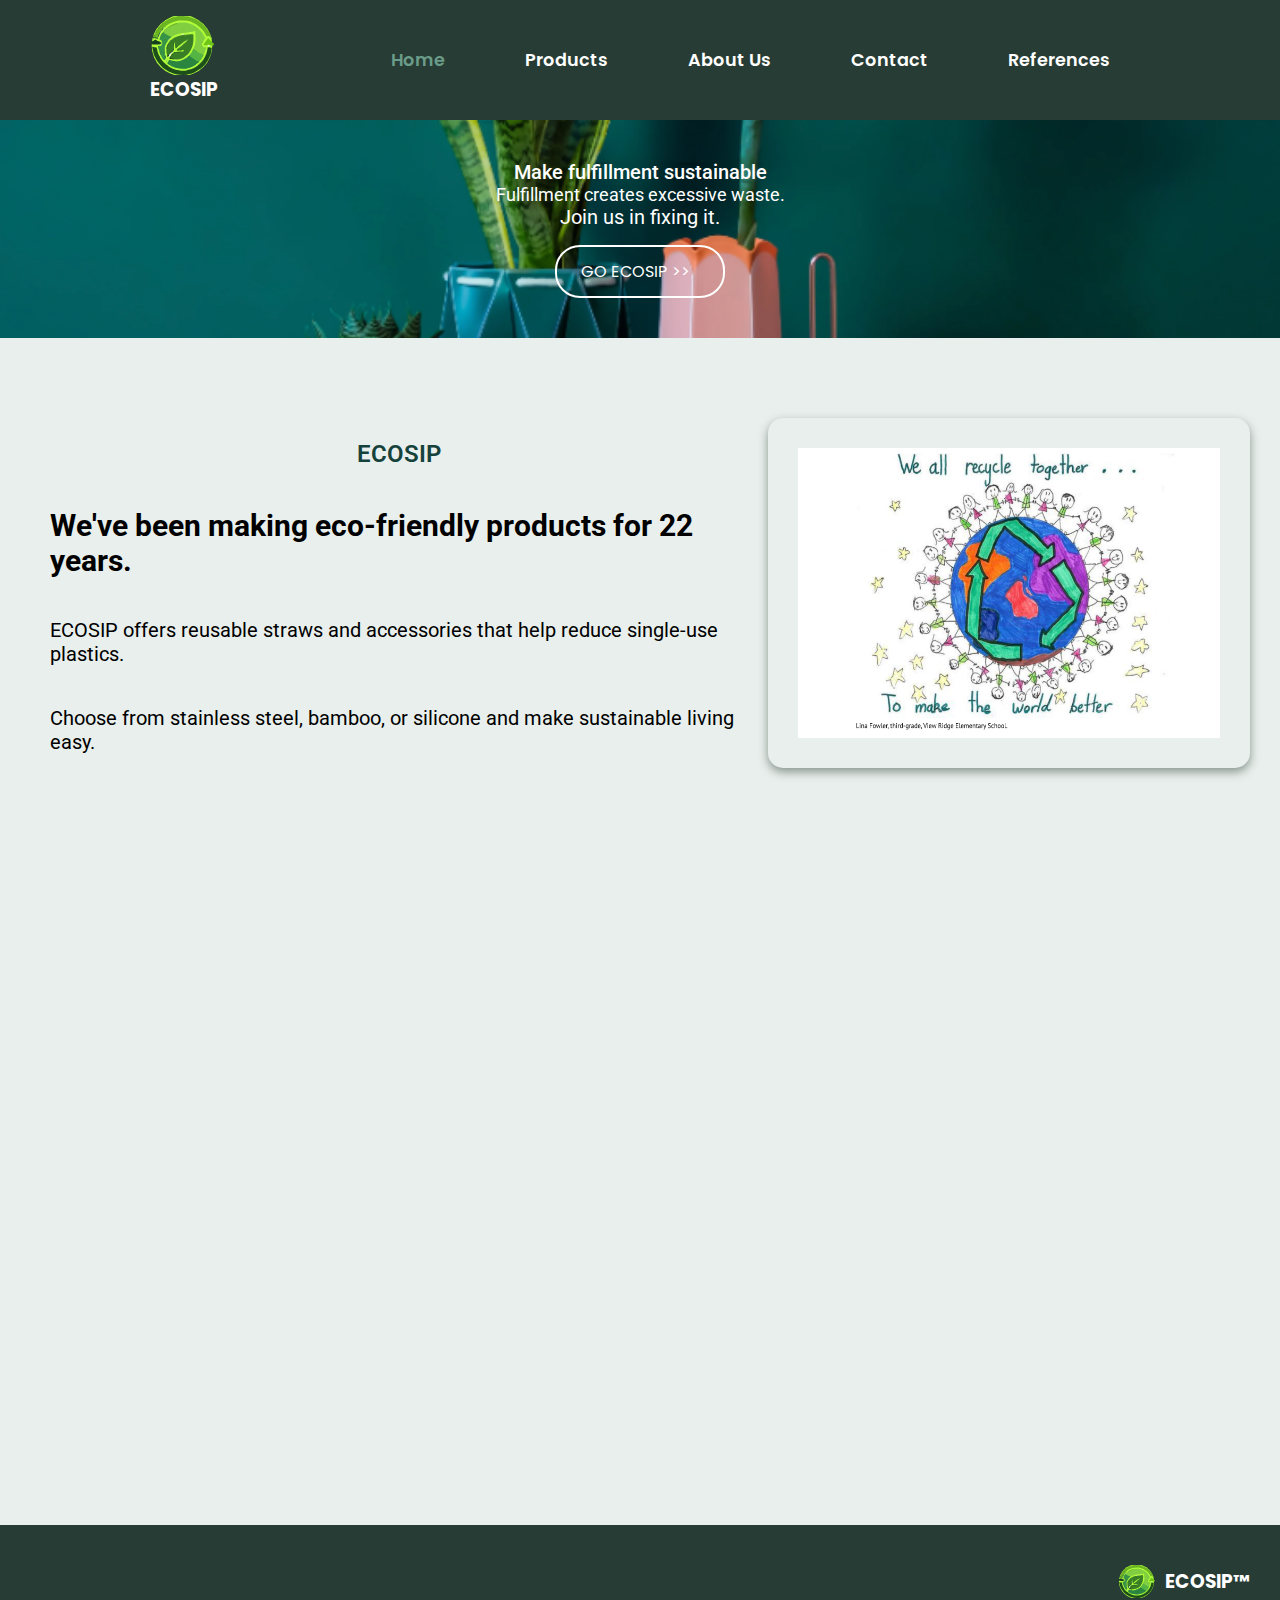
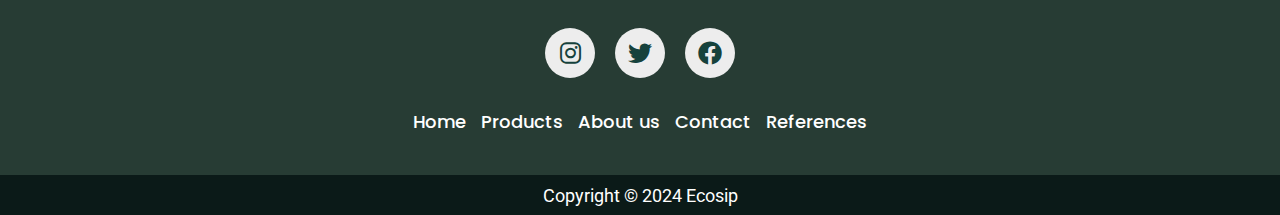
<file: index.html>
<!DOCTYPE html>
<html lang="en">
<head>
    <meta charset="UTF-8">
    <meta http-equiv="refresh" content="0; url=./pages/homepage/index.html">
    <title>Grupp 9 HTML and SCSS/CSS projekt</title>
</head>
<body>
    <p>If you are not redirected, <a href="./pages/homepage/index.html">click here</a>.</p>
</body>
</html>
</file>
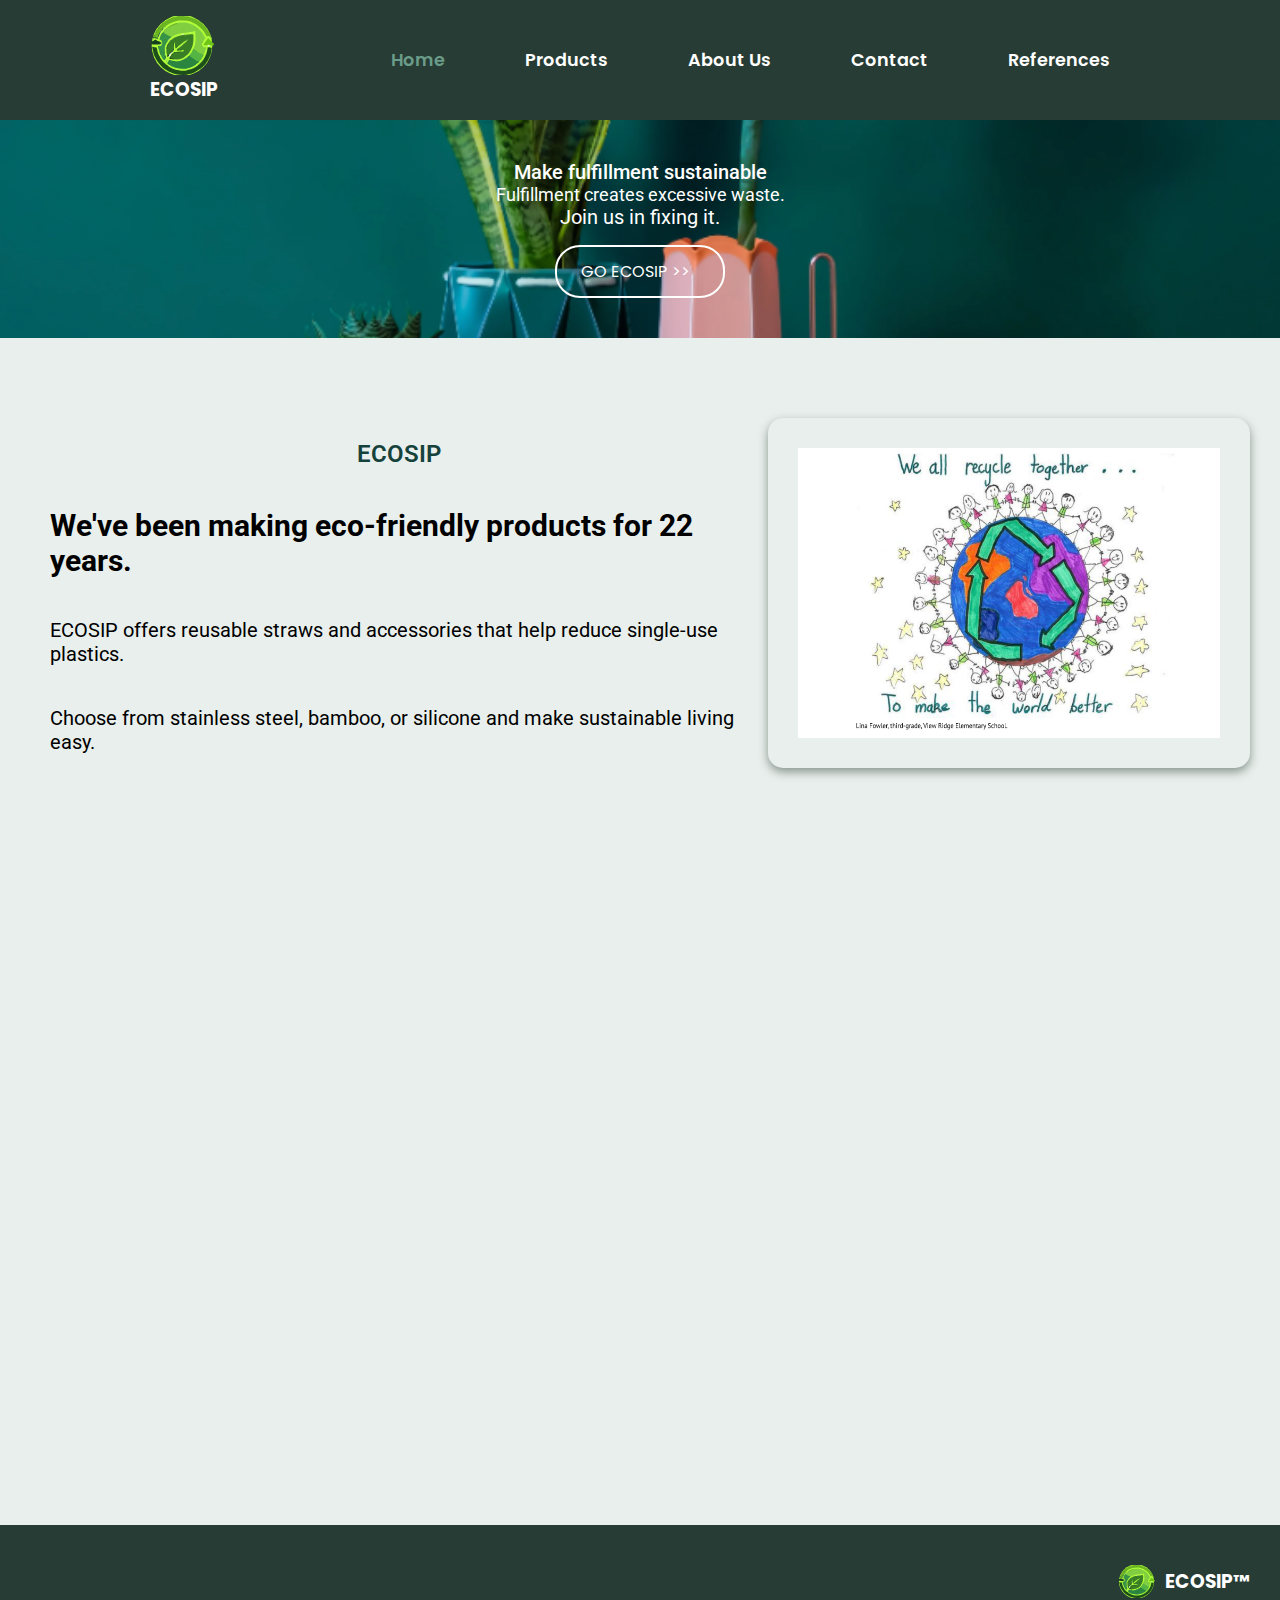
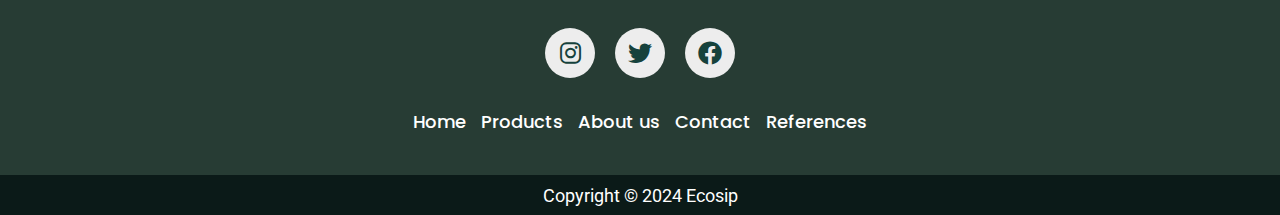
<file: pages/homepage/index.html>
<!DOCTYPE html>
<html lang="en">

<head>
  <meta charset="UTF-8">
  <meta name="viewport" content="width=device-width, initial-scale=1.0">
  <title>Home - EcoSip</title>

  <!-- Boxicons CDN -->
  <link href="https://unpkg.com/boxicons@2.1.4/css/boxicons.min.css" rel="stylesheet">

  <link rel="stylesheet" href="./homepage.css">
  <link rel="stylesheet" href="../../components/navbar.css">
  <link href="https://cdnjs.cloudflare.com/ajax/libs/font-awesome/5.15.1/css/all.min.css" rel="stylesheet">


  <!-- Google Fonts -->
  <link rel="preconnect" href="https://fonts.googleapis.com">
  <link rel="preconnect" href="https://fonts.gstatic.com" crossorigin>
  <link href="https://fonts.googleapis.com/css2?family=Poppins:wght@100;200;300;400;500;600;700;800;900&display=swap"
    rel="stylesheet">
  <link rel="preconnect" href="https://fonts.googleapis.com">
  <link rel="preconnect" href="https://fonts.gstatic.com" crossorigin>
  <link
    href="https://fonts.googleapis.com/css2?family=Roboto:ital,wght@0,100;0,300;0,400;0,500;0,700;0,900;1,100;1,300;1,400;1,500;1,700;1,900&display=swap"
    rel="stylesheet">
  <link rel="preconnect" href="https://fonts.googleapis.com">
  <link rel="preconnect" href="https://fonts.gstatic.com" crossorigin>
  <link
    href="https://fonts.googleapis.com/css2?family=Lato:ital,wght@0,100;0,300;0,400;0,700;0,900;1,100;1,300;1,400;1,700;1,900&family=Roboto:ital,wght@0,100;0,300;0,400;0,500;0,700;0,900;1,100;1,300;1,400;1,500;1,700;1,900&display=swap"
    rel="stylesheet">

  <link rel="stylesheet" href="https://cdnjs.cloudflare.com/ajax/libs/font-awesome/4.7.0/css/font-awesome.min.css">
  <link rel="stylesheet" href="https://cdnjs.cloudflare.com/ajax/libs/font-awesome/6.0.0-beta3/css/all.min.css">
</head>

<body>
  <header>
    <h2>ECOSIP</h2>
    <a>
      <img class="logo" src="/img/logo.svg" alt="ECOSIP" width="64">
      <h3>ECOSIP</h3>
    </a>

    <ul class="navbar" id="navbar-links"></ul>
    <!-- Empty UL for dynamic links -->
    <div class="bx bx-menu" id="menu-icon"></div>
  </header>

  <div class="site-wrapper">
    <section class="home-section" id="cta-section">
      <h2>This is call to action section</h2>
      <article class="image-content">
        <h3>This is call to action article</h3>
        <!-- <img src="../../img/main-img.png"  alt="Eco Image" /> -->
        <p class="highlight">Make fulfillment sustainable</p>
        <p>Fulfillment creates excessive waste.</p>
        <p>Join us in fixing it.</p>
        <!-- DRY, all  links set by script.js href will be replaced -->
        <a href="../../pages/products/products.html" id="cta-link" class="button primary">GO ECOSIP &gt;&gt;</a>
      </article>
    </section>

    <section class="home-section showcase" id="showcase">
      <h2>This is showcase in home section</h2>
      <article class="home-content">
        <h3>This is home content</h3>
        <p class="header">ECOSIP</p>
        <p class="slogan">
          We've been making eco-friendly products for 22 years.
        </p>
        <p>
          ECOSIP offers reusable straws and accessories that help reduce
          single-use plastics.
        </p>
        <p>
          Choose from stainless steel, bamboo, or silicone and make sustainable
          living easy.
        </p>
      </article>
      <figure>
        <figcaption>This is an image created by childeren.</figcaption>
        <img class="image-two" src="../../img/home.png" alt="Home">
      </figure>
    </section>

  </div>
  <footer>
    <div class="logo-container-footer">
      <img class="logo" src="/img/logo.svg" alt="ECOSIP" width="37">
      <h3>ECOSIP™</h3>
    </div>
    <div class="icon-container">
      <div class="circle-footer"><i class="fa-brands fa-instagram fa-xl" style="color: #16423C"></i></div>
      <div class="circle-footer"><i class="fa-brands fa-twitter fa-xl" style="color: #16423C"></i></div>
      <div class="circle-footer"><i class="fa-brands fa-facebook fa-xl" style="color: #16423C"></i></div>
    </div>
    <div class="navlinks">
      <a href="/pages/homepage/index.html" class="navlink">Home</a>
      <a href="/pages/products/products.html" class="navlink">Products</a>
      <a href="/pages/about-us/about-us.html" class="navlink">About us</a>
      <a href="/pages/contact/contact.html" class="navlink">Contact</a>
      <a href="/pages/references/references.html" class="navlink">References</a>

    </div>
  </footer>
  <div class="copyright">
    <p>Copyright © 2024 Ecosip</p>
  </div>
  <script src="../../script.js"></script>
</body>

</html>
</file>
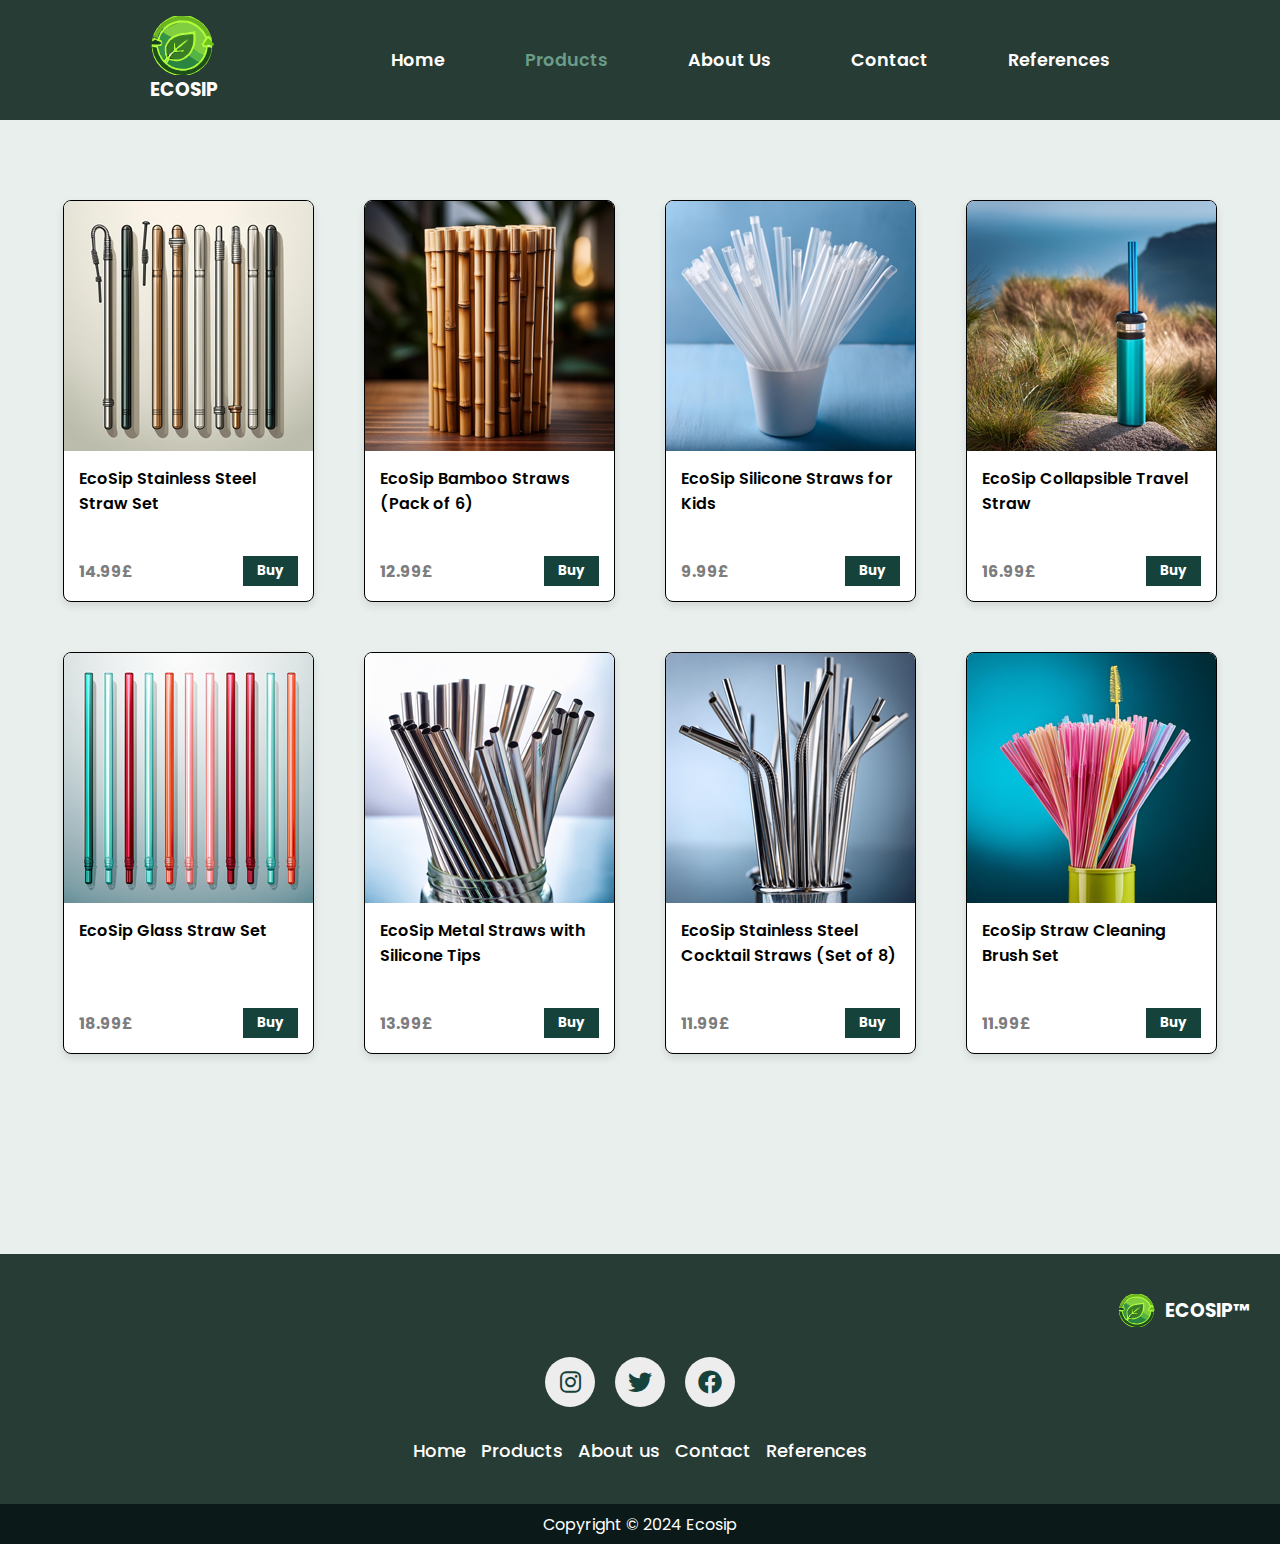
<file: pages/products/products.html>
<!DOCTYPE html>
<html lang="en">
  <head>
    <meta charset="UTF-8" />
    <link rel="stylesheet" href="products.css" />
    <link rel="stylesheet" href="../../components/navbar.css" />
    <link
      href="https://unpkg.com/boxicons@2.1.4/css/boxicons.min.css"
      rel="stylesheet"
    />
    <link
    rel="stylesheet"
    href="https://cdnjs.cloudflare.com/ajax/libs/font-awesome/6.0.0-beta3/css/all.min.css"
  />
    <meta name="viewport" content="width=device-width, initial-scale=1.0" />
    <link rel="preconnect" href="https://fonts.googleapis.com" />
    <link rel="preconnect" href="https://fonts.gstatic.com" crossorigin />
    <link
      href="https://fonts.googleapis.com/css2?family=Poppins:wght@100;200;300;400;500;600;700;800;900&display=swap"
      rel="stylesheet"
    />
    <title>Products - EcoSip</title>
  </head>
  <body>
    <header>
      <a>
        <img class="logo" src="/img/logo.svg" alt="ECOSIP" width="64" />
        <h3>ECOSIP</h3>
      </a>

      <ul class="navbar" id="navbar-links"></ul>
      <!-- Empty UL for dynamic links -->
      <div class="bx bx-menu" id="menu-icon"></div>
    </header>

    <div class="main">
      <div class="site-wrapper">
        <div class="product-card">
          <div class="img-wrapper">
            <img
              class="product-img"
              src="../../img/stainless.png"
              alt="product image"
            />
          </div>
          <div class="card-info-container">
            <div class="text">EcoSip Stainless Steel Straw Set</div>
            <div class="price-buy-button">
              <p class="price">14.99£</p>
              <button>Buy</button>
            </div>
          </div>
        </div>

        <div class="product-card">
          <div class="img-wrapper">
            <img
              class="product-img"
              src="../../img/bamboo.png"
              alt="product image"
            />
          </div>
          <div class="card-info-container">
            <div class="text">EcoSip Bamboo Straws (Pack of 6)</div>
            <div class="price-buy-button">
              <p class="price">12.99£</p>
              <button>Buy</button>
            </div>
          </div>
        </div>

        <div class="product-card">
          <div class="img-wrapper">
            <img
              class="product-img"
              src="../../img/silicone.png"
              alt="product image"
            />
          </div>
          <div class="card-info-container">
            <div class="text">EcoSip Silicone Straws for Kids</div>
            <div class="price-buy-button">
              <p class="price">9.99£</p>
              <button>Buy</button>
            </div>
          </div>
        </div>

        <div class="product-card">
          <div class="img-wrapper">
            <img
              class="product-img"
              src="../../img/travel-straw.png"
              alt="product image"
            />
          </div>
          <div class="card-info-container">
            <div class="text">EcoSip Collapsible Travel Straw</div>
            <div class="price-buy-button">
              <p class="price">16.99£</p>
              <button>Buy</button>
            </div>
          </div>
        </div>

        <div class="product-card">
          <div class="img-wrapper">
            <img
              class="product-img"
              src="../../img/glass-straw.png"
              alt="product image"
            />
          </div>
          <div class="card-info-container">
            <div class="text">EcoSip Glass Straw Set</div>
            <div class="price-buy-button">
              <p class="price">18.99£</p>
              <button>Buy</button>
            </div>
          </div>
        </div>

        <div class="product-card">
          <div class="img-wrapper">
            <img
              class="product-img"
              src="../../img/metal-straw.png"
              alt="product image"
            />
          </div>
          <div class="card-info-container">
            <div class="text">EcoSip Metal Straws with Silicone Tips</div>
            <div class="price-buy-button">
              <p class="price">13.99£</p>
              <button>Buy</button>
            </div>
          </div>
        </div>

        <div class="product-card">
          <div class="img-wrapper">
            <img
              class="product-img"
              src="../../img/cocktail.png"
              alt="product image"
            />
          </div>
          <div class="card-info-container">
            <div class="text">
              EcoSip Stainless Steel Cocktail Straws (Set of 8)
            </div>
            <div class="price-buy-button">
              <p class="price">11.99£</p>
              <button>Buy</button>
            </div>
          </div>
        </div>

        <div class="product-card">
          <div class="img-wrapper">
            <img
              class="product-img"
              src="../../img/cleaning.png"
              alt="product image"
            />
          </div>
          <div class="card-info-container">
            <div class="text">EcoSip Straw Cleaning Brush Set</div>
            <div class="price-buy-button">
              <p class="price">11.99£</p>
              <button>Buy</button>
            </div>
          </div>
        </div>
      </div>
    </div>
    <footer>
      <div class="logo-container-footer">
        <img class="logo" src="/img/logo.svg" alt="ECOSIP" width="37" />
        <h3>ECOSIP™</h3>
      </div>
      <div class="icon-container">
        <div class="circle-footer"><i class="fa-brands fa-instagram fa-xl" style="color: #16423C"></i></div>
        <div class="circle-footer"><i class="fa-brands fa-twitter fa-xl" style="color: #16423C"></i></div>
        <div class="circle-footer"><i class="fa-brands fa-facebook fa-xl" style="color: #16423C"></i></div>
      </div>
      <div class="navlinks">
        <a href="/pages/homepage/index.html" class="navlink">Home</a>
        <a href="/pages/products/products.html" class="navlink">Products</a>
        <a href="/pages/about-us/about-us.html" class="navlink">About us</a>
        <a href="/pages/contact/contact.html" class="navlink">Contact</a>
        <a href="/pages/references/references.html" class="navlink">References</a>

      </div>
    </footer>
    <div class="copyright">
      <p>Copyright © 2024 Ecosip</p>
    </div>
    <script src="../../script.js"></script>
  </body>
</html>
</file>
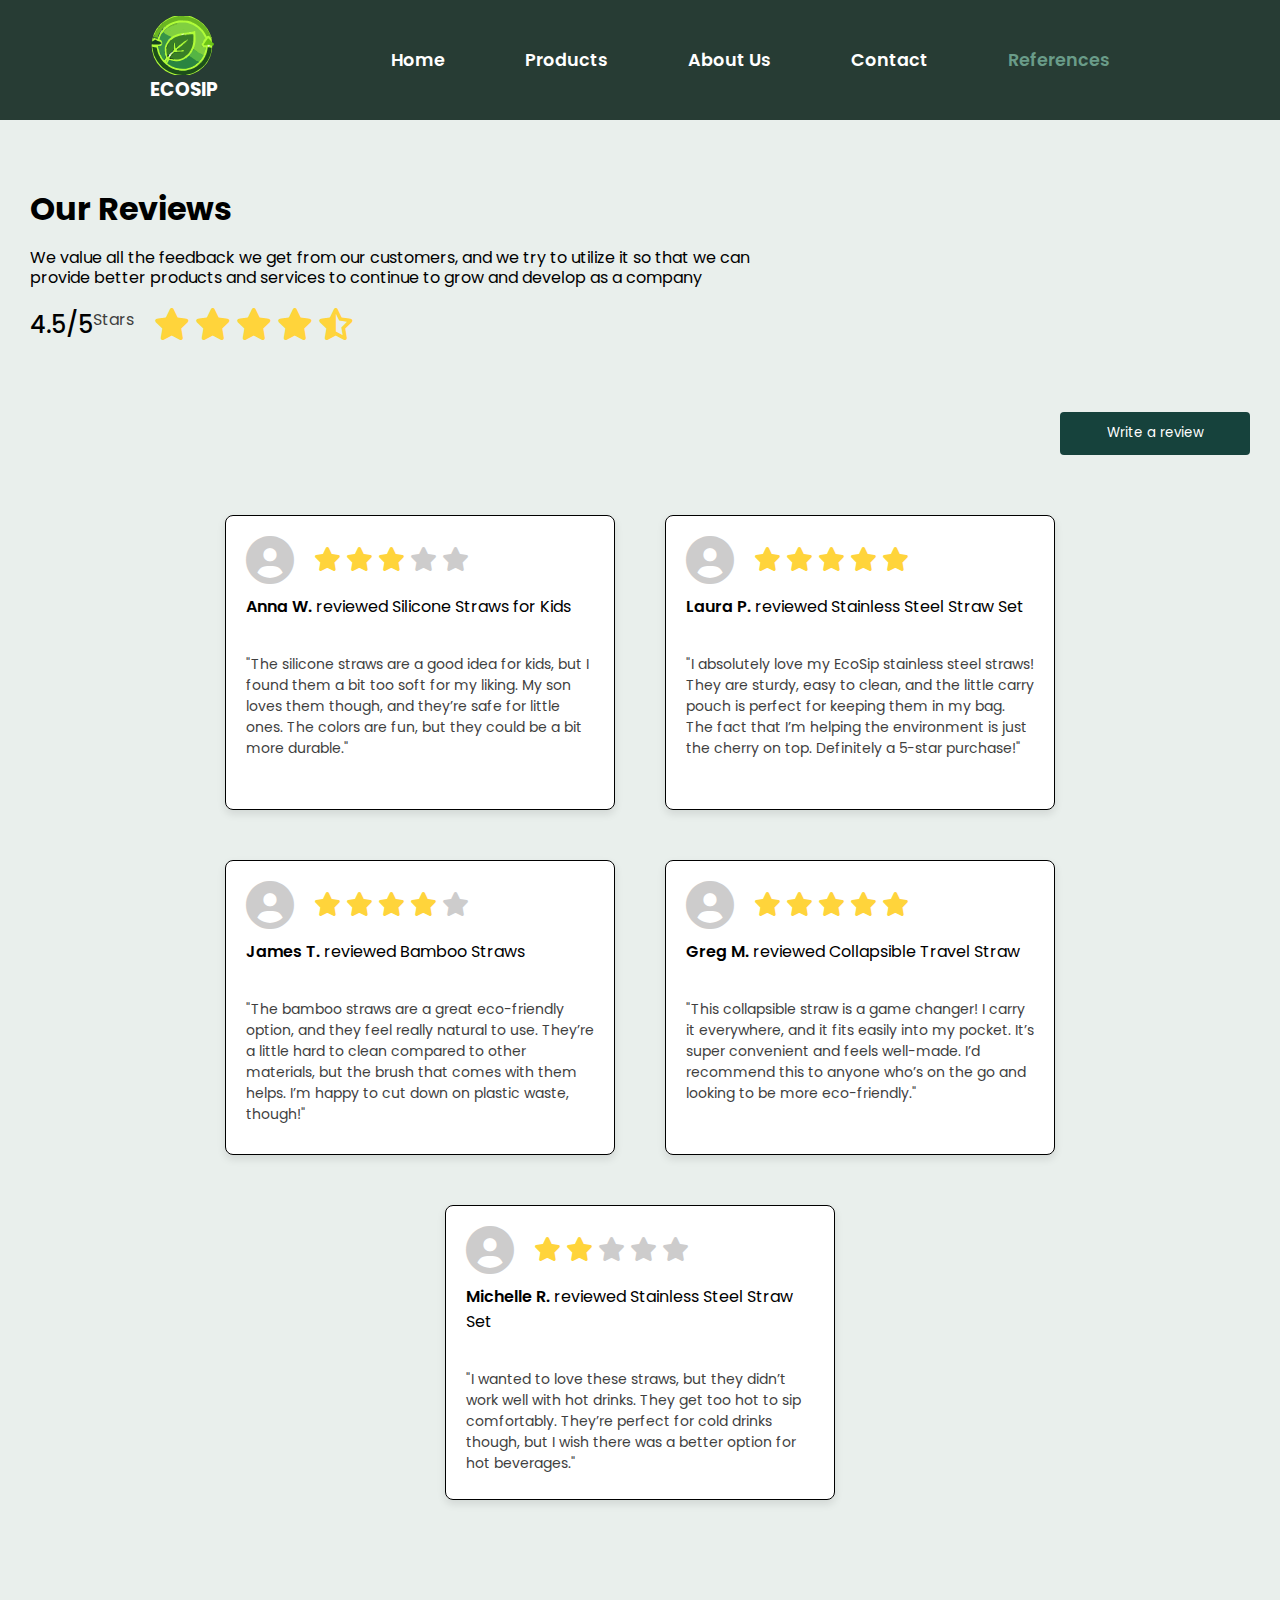
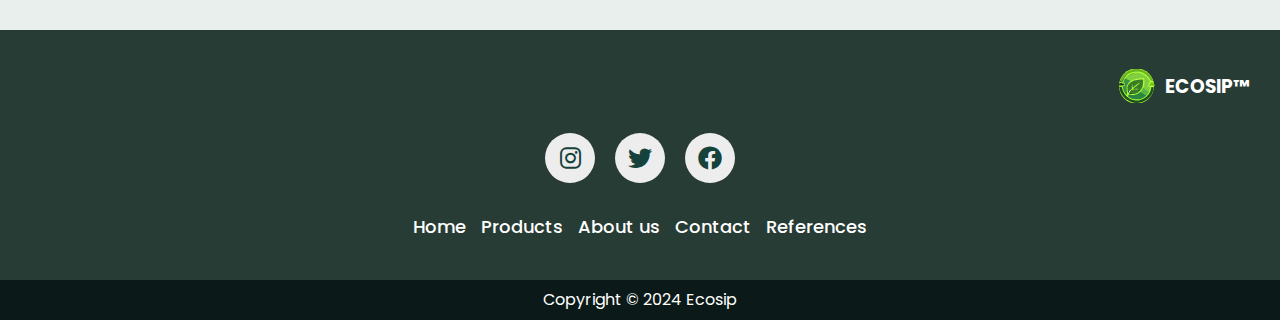
<file: pages/references/references.html>
<!DOCTYPE html>
<html lang="en">
  <head>
    <meta charset="UTF-8" />
    <link rel="stylesheet" href="../../components/footer.css" />
    <link rel="stylesheet" href="../../components/navbar.css" />
    <link rel="stylesheet" href="references.css" />
    <link
      href="https://unpkg.com/boxicons@2.1.4/css/boxicons.min.css"
      rel="stylesheet"
    />
    <link
      rel="stylesheet"
      href="https://cdnjs.cloudflare.com/ajax/libs/font-awesome/6.0.0-beta3/css/all.min.css"
    />
    <meta name="viewport" content="width=device-width, initial-scale=1.0" />
    <link rel="preconnect" href="https://fonts.googleapis.com" />
    <link rel="preconnect" href="https://fonts.gstatic.com" crossorigin />
    <link
      href="https://fonts.googleapis.com/css2?family=Poppins:wght@100;200;300;400;500;600;700;800;900&display=swap"
      rel="stylesheet"
    />
    <title>References - EcoSip</title>
  </head>
  <body>
    <header>
      <a>
        <img class="logo" src="/img/logo.svg" alt="ECOSIP" width="64" />
        <h3>ECOSIP</h3>
      </a>

      <ul class="navbar desktop" id="navbar-links"></ul>
      <!-- Empty UL for dynamic links -->
      <div class="bx bx-menu" id="menu-icon"></div>
    </header>

    <div class="site-wrapper">
      <div class="text-star-container">
        <h1>Our Reviews</h1>
        <p>
          We value all the feedback we get from our customers, and we try to
          utilize it so that we can provide better products and services to
          continue to grow and develop as a company
        </p>
        <div class="rating-container">
          <div class="rating">
            <div class="avg-rating">
              <h3>4.5/5</h3>
              <span>Stars</span>
            </div>
          </div>
          <div class="stars">
            <i class="fa-solid fa-star fa-2x" style="color: #ffd43b"></i>
            <i class="fa-solid fa-star fa-2x" style="color: #ffd43b"></i>
            <i class="fa-solid fa-star fa-2x" style="color: #ffd43b"></i>
            <i class="fa-solid fa-star fa-2x" style="color: #ffd43b"></i>
            <i
              class="fa-solid fa-star-half-stroke fa-2x"
              style="color: #ffd43b"
            ></i>
          </div>
        </div>
      </div>

      <div class="button-container">
        <button>Write a review</button>
      </div>
      <div class="review-wrapper">
        <div class="review-card">
          <div class="stars-name-container">
            <div class="stars-pfp">
              <i
                class="fa-solid fa-circle-user fa-3x"
                style="color: #cdcccc"
              ></i>
              <div class="review-stars">
                <i class="fa-solid fa-star fa-xl" style="color: #ffd43b"></i>
                <i class="fa-solid fa-star fa-xl" style="color: #ffd43b"></i>
                <i class="fa-solid fa-star fa-xl" style="color: #ffd43b"></i>
                <i class="fa-solid fa-star fa-xl" style="color: #cdcccc"></i>
                <i class="fa-solid fa-star fa-xl" style="color: #cdcccc"></i>
              </div>
            </div>

            <p class="name">
              <span>Anna W.</span> reviewed Silicone Straws for Kids
            </p>
          </div>

          <p class="review">
            "The silicone straws are a good idea for kids, but I found them a
            bit too soft for my liking. My son loves them though, and they’re
            safe for little ones. The colors are fun, but they could be a bit
            more durable."
          </p>
        </div>

        <div class="review-card">
          <div class="stars-name-container">
            <div class="stars-pfp">
              <i
                class="fa-solid fa-circle-user fa-3x"
                style="color: #cdcccc"
              ></i>
              <div class="review-stars">
                <i class="fa-solid fa-star fa-xl" style="color: #ffd43b"></i>
                <i class="fa-solid fa-star fa-xl" style="color: #ffd43b"></i>
                <i class="fa-solid fa-star fa-xl" style="color: #ffd43b"></i>
                <i class="fa-solid fa-star fa-xl" style="color: #ffd43b"></i>
                <i class="fa-solid fa-star fa-xl" style="color: #ffd43b"></i>
              </div>
            </div>

            <p class="name">
              <span>Laura P.</span> reviewed Stainless Steel Straw Set
            </p>
          </div>

          <p class="review">
            "I absolutely love my EcoSip stainless steel straws! They are
            sturdy, easy to clean, and the little carry pouch is perfect for
            keeping them in my bag. The fact that I’m helping the environment is
            just the cherry on top. Definitely a 5-star purchase!"
          </p>
        </div>

        <div class="review-card">
          <div class="stars-name-container">
            <div class="stars-pfp">
              <i
                class="fa-solid fa-circle-user fa-3x"
                style="color: #cdcccc"
              ></i>
              <div class="review-stars">
                <i class="fa-solid fa-star fa-xl" style="color: #ffd43b"></i>
                <i class="fa-solid fa-star fa-xl" style="color: #ffd43b"></i>
                <i class="fa-solid fa-star fa-xl" style="color: #ffd43b"></i>
                <i class="fa-solid fa-star fa-xl" style="color: #ffd43b"></i>
                <i class="fa-solid fa-star fa-xl" style="color: #cdcccc"></i>
              </div>
            </div>

            <p class="name"><span>James T.</span> reviewed Bamboo Straws</p>
          </div>

          <p class="review">
            "The bamboo straws are a great eco-friendly option, and they feel
            really natural to use. They’re a little hard to clean compared to
            other materials, but the brush that comes with them helps. I’m happy
            to cut down on plastic waste, though!"
          </p>
        </div>

        <div class="review-card">
          <div class="stars-name-container">
            <div class="stars-pfp">
              <i
                class="fa-solid fa-circle-user fa-3x"
                style="color: #cdcccc"
              ></i>
              <div class="review-stars">
                <i class="fa-solid fa-star fa-xl" style="color: #ffd43b"></i>
                <i class="fa-solid fa-star fa-xl" style="color: #ffd43b"></i>
                <i class="fa-solid fa-star fa-xl" style="color: #ffd43b"></i>
                <i class="fa-solid fa-star fa-xl" style="color: #ffd43b"></i>
                <i class="fa-solid fa-star fa-xl" style="color: #ffd43b"></i>
              </div>
            </div>

            <p class="name">
              <span>Greg M.</span> reviewed Collapsible Travel Straw
            </p>
          </div>

          <p class="review">
            "This collapsible straw is a game changer! I carry it everywhere,
            and it fits easily into my pocket. It’s super convenient and feels
            well-made. I’d recommend this to anyone who’s on the go and looking
            to be more eco-friendly."
          </p>
        </div>

        <div class="review-card">
          <div class="stars-name-container">
            <div class="stars-pfp">
              <i
                class="fa-solid fa-circle-user fa-3x"
                style="color: #cdcccc"
              ></i>
              <div class="review-stars">
                <i class="fa-solid fa-star fa-xl" style="color: #ffd43b"></i>
                <i class="fa-solid fa-star fa-xl" style="color: #ffd43b"></i>
                <i class="fa-solid fa-star fa-xl" style="color: #cdcccc"></i>
                <i class="fa-solid fa-star fa-xl" style="color: #cdcccc"></i>
                <i class="fa-solid fa-star fa-xl" style="color: #cdcccc"></i>
              </div>
            </div>

            <p class="name">
              <span>Michelle R.</span> reviewed Stainless Steel Straw Set
            </p>
          </div>

          <p class="review">
            "I wanted to love these straws, but they didn’t work well with hot
            drinks. They get too hot to sip comfortably. They’re perfect for
            cold drinks though, but I wish there was a better option for hot
            beverages."
          </p>
        </div>
      </div>
    </div>
    <footer>
      <div class="logo-container-footer">
        <img class="logo" src="/img/logo.svg" alt="ECOSIP" width="37" />
        <h3>ECOSIP™</h3>
      </div>
      <div class="icon-container">
        <div class="circle-footer">
          <i class="fa-brands fa-instagram fa-xl" style="color: #16423c"></i>
        </div>
        <div class="circle-footer">
          <i class="fa-brands fa-twitter fa-xl" style="color: #16423c"></i>
        </div>
        <div class="circle-footer">
          <i class="fa-brands fa-facebook fa-xl" style="color: #16423c"></i>
        </div>
      </div>
      <div class="navlinks">
        <a href="/pages/homepage/index.html" class="navlink">Home</a>
        <a href="/pages/products/products.html" class="navlink">Products</a>
        <a href="/pages/about-us/about-us.html" class="navlink">About us</a>
        <a href="/pages/contact/contact.html" class="navlink">Contact</a>
        <a href="/pages/references/references.html" class="navlink"
        >References</a
        >
      </div>
    </footer>
    <div class="copyright">
      <p>Copyright © 2024 Ecosip</p>
    </div>
  </body>
  <script src="../../script.js"></script>
  </html>
</file>
<file: pages/homepage/homepage.css>
body {
  padding-top: 120px;
}

.site-wrapper {
  display: flex;
  flex-direction: column;
  min-height: 145vh;
}

section {
  display: flex;
  flex-direction: column;
  padding: 0;
  width: 100%;
  justify-content: center;
}
section.showcase {
  color: #000;
  margin-bottom: 20px;
}
section#cta-section {
  background-image: url(../../img/main-img.png);
  background-size: cover;
  background-position: center;
  background-repeat: no-repeat;
  flex-wrap: wrap;
  flex-direction: column;
  padding: 2.5rem;
}

a#cta-link {
  display: inline-block;
  padding: 0.75rem 1.5rem;
  width: 170px;
  margin-top: 1rem;
  background-color: transparent;
  color: white;
  border: 2px solid white;
  border-radius: 25px;
  font-weight: 400;
  text-decoration: none;
  cursor: pointer;
  transition: background-color 0.3s;
}
a#cta-link.primary:hover {
  background-color: #273c34;
}

#showcase {
  display: flex;
  flex-direction: column;
  align-items: center;
  justify-content: center;
  padding: 20px;
}
@media (min-width: 375px) {
  #showcase {
    margin-bottom: 30px;
  }
  #showcase .home-content {
    gap: 30px;
  }
}
@media (min-width: 768px) {
  #showcase {
    padding: 30px;
    height: auto;
    flex-direction: row;
  }
}

.image-content {
  display: flex;
  flex-direction: column;
  align-items: center;
}

.home-section.showcase p {
  text-align: left;
  padding: 20px;
  font-family: "Roboto", sans-serif;
}

.home-section.showcase p.highlight,
.home-section.showcase p.header {
  text-align: center;
}

.image-two {
  justify-content: center;
  align-items: center;
  padding: 20px;
  max-width: 360px;
  max-width: 95%;
  height: auto;
  border-radius: 15px;
  cursor: pointer;
  box-shadow: 0px 4px 10px rgba(39, 60, 52, 0.5);
}
.image-two:hover {
  box-shadow: 0px 8px 15px rgba(22, 66, 60, 0.7);
  transition: box-shadow 0.3s ease;
}
@media (min-width: 768px) {
  .image-two {
    max-width: 100%;
    height: 350px;
    padding: 30px;
  }
  .image-two .home-content {
    display: flex;
    align-items: stretch;
    gap: 30px;
  }
  .image-two .home-content p {
    flex: 2;
    text-align: left;
  }
  .image-two .home-content img {
    flex: 1;
    max-width: 100%;
    height: auto;
    border-radius: 15px;
  }
}

p {
  width: 100%;
  text-align: center;
  font-family: "Roboto", sans-serif;
  font-size: 18px;
}
p.header {
  font-weight: 600;
  font-size: 24px;
  text-align: center;
  color: #16423C;
}
p.highlight {
  font-weight: 500;
  font-size: 20px;
}
p.slogan {
  padding: 16px;
  font-weight: bold;
  font-size: 28px;
}
@media (min-width: 768px) {
  p.slogan {
    font-size: 30px;
  }
}
p:nth-of-type(3), p:nth-of-type(4) {
  font-size: 20px;
}

@media (min-width: 768px) {
  #showcase {
    margin-bottom: 20px;
  }
  .home-content {
    gap: 30px;
  }
}
@media (min-width: 768px) {
  section {
    margin-bottom: 50px;
  }
  #showcase {
    margin-bottom: 30px;
  }
}
section > h2,
header > h2 {
  position: absolute;
  width: 1px;
  height: 1px;
  padding: 0;
  margin: -1px;
  overflow: hidden;
  clip: rect(0, 0, 0, 0);
  border: 0;
}

section article > h3 {
  position: absolute;
  width: 1px;
  height: 1px;
  padding: 0;
  margin: -1px;
  overflow: hidden;
  clip: rect(0, 0, 0, 0);
  border: 0;
}

figcaption {
  position: absolute;
  width: 1px;
  height: 1px;
  padding: 0;
  margin: -1px;
  overflow: hidden;
  clip: rect(0, 0, 0, 0);
  border: 0;
}/*# sourceMappingURL=homepage.css.map */
</file>
<file: components/navbar.css>
footer {
  width: 100%;
  height: 280px;
  background: #273c34;
  margin-top: 100px;
  display: flex;
  flex-direction: column;
  align-items: center;
  justify-content: center;
  gap: 30px;
}
@media (width > 900px) {
  footer {
    height: 250px;
  }
}

.logo-container-footer {
  display: flex;
  align-items: center;
  gap: 10px;
  justify-content: flex-end;
  width: 100%;
  padding-right: 30px;
}

.copyright {
  height: 40px;
  display: flex;
  justify-content: center;
  align-items: center;
  background: #0b1a18;
}

.circle-footer {
  width: 50px;
  height: 50px;
  border-radius: 50%;
  display: flex;
  justify-content: center;
  align-items: center;
  background-color: #ededed;
  cursor: pointer;
  transition: 0.2s all;
}

.circle-footer:hover {
  background-color: #d8d8d8;
}

.icon-container {
  display: flex;
  gap: 20px;
}

.navlinks {
  display: flex;
  gap: 5px;
  flex-direction: column;
  height: 100px;
  overflow: hidden;
  flex-wrap: wrap;
  width: 300px;
  align-items: center;
}
.navlinks a {
  width: -moz-fit-content;
  width: fit-content;
  color: #ffffff;
  font-weight: 500;
}
@media (width > 900px) {
  .navlinks {
    flex-direction: row;
    width: auto;
    gap: 15px;
    font-size: 18px;
    height: -moz-fit-content;
    height: fit-content;
  }
}

* {
  padding: 0;
  margin: 0;
  box-sizing: border-box;
  font-family: "Poppins", sans-serif;
  text-decoration: none;
  list-style: none;
}

body {
  min-height: 100vh;
  background: #E9EFEC;
  color: white;
}

header {
  position: fixed;
  width: 100%;
  top: 0;
  right: 0;
  z-index: 1000;
  display: flex;
  align-items: center;
  justify-content: space-between;
  background: #273c34;
  padding: 20px 10%;
  height: 120px;
}

.logo {
  display: flex;
  align-items: center;
}

.logo i {
  color: #16423C;
  font-size: 28px;
  margin-right: 3px;
}

.logo span {
  color: white;
  font-size: 2rem;
  font-weight: 900;
}

.navbar {
  display: flex;
  list-style: none;
  gap: 10px;
}

.navbar {
  display: none;
}

.navbar.open {
  display: flex;
  flex-direction: column;
  position: absolute;
  top: 120px;
  right: 0px;
  width: 290px;
  background: #273c34;
  border-radius: 0 0 10px 10px;
}

.navbar a {
  color: white;
  font-size: 1.1rem;
  font-weight: 600;
  padding: 5px 20px;
  transition: all 0.2s;
}

.navbar a:hover {
  color: #6A9C89;
}

.navbar a.active {
  color: #6A9C89;
}

.user {
  display: flex;
  align-items: center;
}

.user i {
  color: #16423C;
  font-size: 28px;
  margin-right: 7px;
}

#menu-icon {
  font-size: 40px;
  color: white;
  cursor: pointer;
  z-index: 10001;
  display: block;
  transition: all 0.2s;
}

#menu-icon.open {
  transform: rotate(90deg);
}

@media (max-width: 1200px) {
  #menu-icon {
    display: block;
  }
  .navbar {
    display: none;
  }
  .navbar.open {
    display: flex;
  }
  .navbar li {
    padding: 20px 0;
  }
  .navbar a {
    padding: 20px 20px;
    width: 290px;
  }
  .navbar a:hover {
    color: white;
    transform: translateX(5px);
  }
  .navbar a.active {
    font-weight: 700;
    border-left: solid #6A9C89 9px;
    color: #6A9C89;
  }
}
@media (min-width: 1201px) {
  #menu-icon {
    display: none;
  }
  .navbar {
    display: flex;
    position: relative;
    flex-direction: row;
    gap: 40px;
  }
  header {
    padding: 14px 150px;
  }
}/*# sourceMappingURL=navbar.css.map */
</file>
<file: pages/products/products.css>
* {
  margin: 0;
}

.site-wrapper {
  margin-bottom: 100px;
  margin-top: 200px;
  display: flex;
  flex-direction: column;
  align-items: center;
  flex-wrap: wrap;
  color: #000000;
  gap: 50px;
}
@media (width > 650px) {
  .site-wrapper {
    flex-direction: row;
    max-width: 555px;
  }
}
@media (width >= 1200px) {
  .site-wrapper {
    max-width: 1155px;
  }
}

.product-card {
  width: 251px;
  background: #FFFFFF;
  border: 0.3px solid black;
  cursor: pointer;
  transition: all 0.1s;
  overflow: hidden;
  border-radius: 8px;
  box-shadow: 0px 4px 8px rgba(0, 0, 0, 0.1);
}

.product-card:hover {
  background: #eeeeee;
}

.product-card:hover .product-img {
  transform: scale(1.05);
}

.img-wrapper {
  height: 250px;
  width: 250px;
  overflow: hidden;
}

.product-img {
  height: 100%;
  width: 100%;
  transition: all 0.1s;
}

.card-info-container {
  display: flex;
  flex-direction: column;
  justify-content: space-between;
  height: 150px;
  padding: 15px;
}

.price-buy-button {
  display: flex;
  justify-content: space-between;
  align-items: center;
}

button {
  width: 55px;
  height: 30px;
  border: none;
  cursor: pointer;
  font-weight: bold;
  background: #16423C;
  color: white;
}

button:hover {
  background-color: #6A9C89;
  transition: all 0.2s;
}

.text {
  font-weight: 600;
}

.price {
  font-weight: bold;
  color: rgba(102, 102, 102, 0.8705882353);
}

.main {
  display: flex;
  justify-content: center;
  min-height: 100vh;
}/*# sourceMappingURL=products.css.map */
</file>
<file: components/footer.css>
footer {
  width: 100%;
  height: 280px;
  background: #273c34;
  margin-top: 100px;
  display: flex;
  flex-direction: column;
  align-items: center;
  justify-content: center;
  gap: 30px;
}
@media (width > 900px) {
  footer {
    height: 250px;
  }
}

.logo-container-footer {
  display: flex;
  align-items: center;
  gap: 10px;
  justify-content: flex-end;
  width: 100%;
  padding-right: 30px;
}

.copyright {
  height: 40px;
  display: flex;
  justify-content: center;
  align-items: center;
  background: #0b1a18;
}

.circle-footer {
  width: 50px;
  height: 50px;
  border-radius: 50%;
  display: flex;
  justify-content: center;
  align-items: center;
  background-color: #ededed;
  cursor: pointer;
  transition: 0.2s all;
}

.circle-footer:hover {
  background-color: #d8d8d8;
}

.icon-container {
  display: flex;
  gap: 20px;
}

.navlinks {
  display: flex;
  gap: 5px;
  flex-direction: column;
  height: 100px;
  overflow: hidden;
  flex-wrap: wrap;
  width: 300px;
  align-items: center;
}
.navlinks a {
  width: -moz-fit-content;
  width: fit-content;
  color: #ffffff;
  font-weight: 500;
}
@media (width > 900px) {
  .navlinks {
    flex-direction: row;
    width: auto;
    gap: 15px;
    font-size: 18px;
    height: -moz-fit-content;
    height: fit-content;
  }
}/*# sourceMappingURL=footer.css.map */
</file>
<file: pages/references/references.css>
:root {
  --bg-color: #E9EFEC;
  --text-main: #000;
  --text-secondary: white;
  --main-color: #273c34;
  --main-color-dark: #16423C;
  --secondary-color: #C4DAD2;
}

.site-wrapper {
  color: black;
  padding: 30px;
  display: flex;
  flex-direction: column;
  gap: 60px;
  max-width: 1330px;
  margin: 135px auto 0 auto;
}
@media (width > 1200px) {
  .site-wrapper {
    margin-top: 160px;
  }
}

.text-star-container {
  display: flex;
  flex-direction: column;
  gap: 20px;
  margin-bottom: 10px;
}
.text-star-container h1 {
  font-size: 32px;
  width: 190px;
  line-height: 1.2;
}
@media (width > 1200px) {
  .text-star-container h1 {
    width: 250px;
  }
}
.text-star-container p {
  line-height: 1.2;
  max-width: 720px;
}

.rating-container {
  display: flex;
  gap: 20px;
}

.avg-rating {
  display: flex;
}
.avg-rating h3 {
  font-size: 24px;
  font-weight: 500;
}
.avg-rating span {
  font-size: 16px;
  color: #3F3F3F;
  vertical-align: top;
}

.stars {
  display: flex;
  gap: 5px;
  align-items: center;
}

.button-container {
  display: flex;
  justify-content: flex-end;
}
.button-container button {
  width: 190px;
  height: 43px;
  border: none;
  border-radius: 4px;
  background: var(--main-color-dark);
  color: white;
  cursor: pointer;
  transition: all 0.2s;
}
.button-container button:hover {
  background: var(--main-color);
}

.review-card {
  display: flex;
  flex-direction: column;
  height: 320px;
  gap: 35px;
  background: white;
  border-radius: 8px;
  padding: 20px 20px 40px 20px;
  border: 0.3px solid black;
  box-shadow: 0px 4px 8px rgba(0, 0, 0, 0.1);
  font-size: 16px;
  max-width: 390px;
  transition: all 0.3s;
}
@media (width > 1200px) {
  .review-card {
    height: 295px;
  }
}

.review-card:hover {
  transform: scale(1.1);
}

.stars-pfp {
  display: flex;
  gap: 20px;
}

.review-stars {
  display: flex;
  gap: 5px;
  align-items: center;
}

.review {
  font-size: 14px;
  color: #3F3F3F;
}

.stars-name-container {
  display: flex;
  flex-direction: column;
  gap: 10px;
}

.name span {
  font-weight: 600;
}

.review-wrapper {
  display: flex;
  flex-direction: column;
  gap: 50px;
  align-items: center;
}
@media (width > 1200px) {
  .review-wrapper {
    flex-direction: row;
    flex-wrap: wrap;
    justify-content: center;
  }
}/*# sourceMappingURL=references.css.map */
</file>
